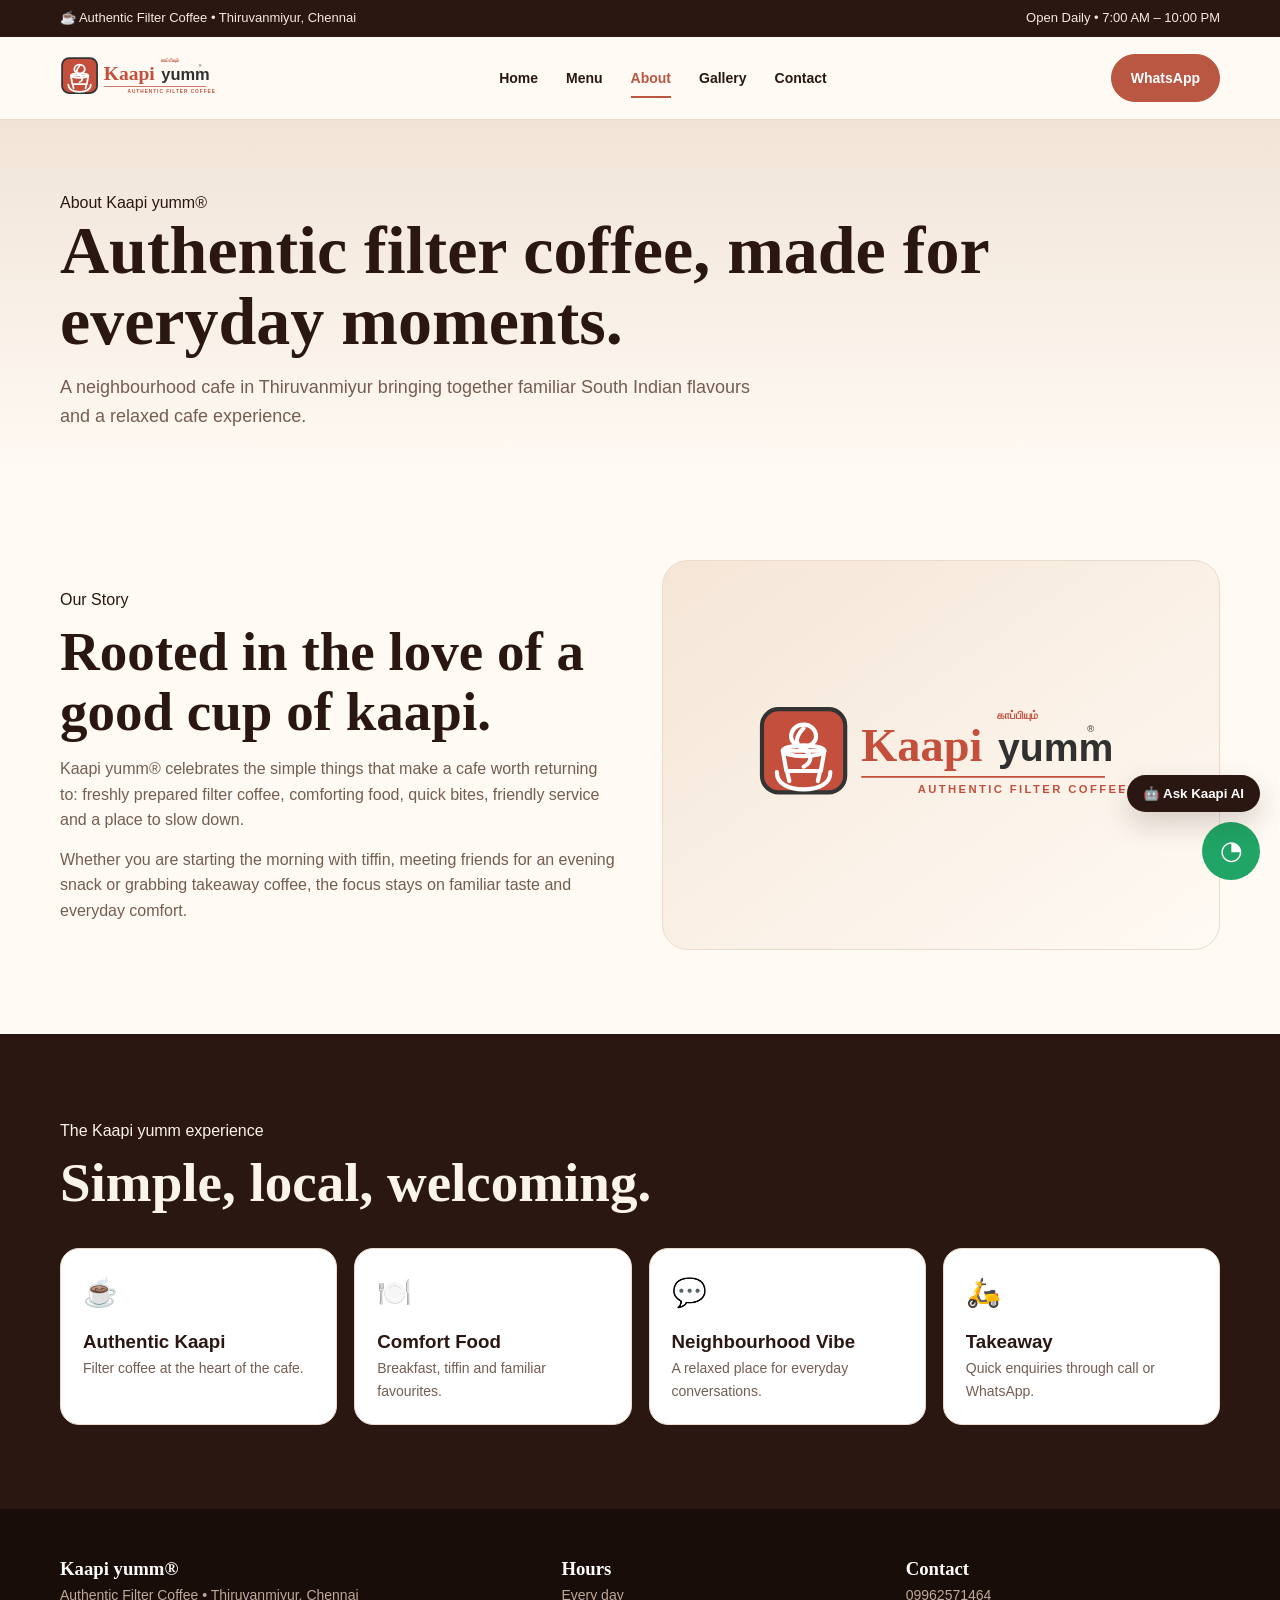
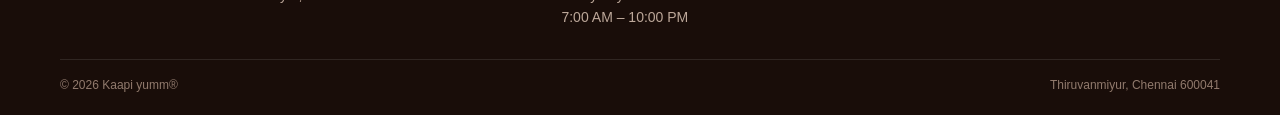
<file: about.html>
<!doctype html><html lang="en"><head><meta charset="utf-8"><meta name="viewport" content="width=device-width,initial-scale=1"><title>About | Kaapi yumm®</title><meta name="description" content="About Kaapi yumm® in Thiruvanmiyur, Chennai."><link rel="stylesheet" href="css/style.css"></head><body><div class="topbar"><div class="container"><span>☕ Authentic Filter Coffee • Thiruvanmiyur, Chennai</span><span>Open Daily • 7:00 AM – 10:00 PM</span></div></div><header class="navbar"><div class="container nav-wrap"><a class="brand" href="index.html"><img src="assets/kaapi-yumm-logo.svg" alt="Kaapi yumm® logo"></a><nav><ul class="nav-links"><li><a href="index.html">Home</a></li><li><a href="menu.html">Menu</a></li><li><a class="active" href="about.html">About</a></li><li><a href="gallery.html">Gallery</a></li><li><a href="contact.html">Contact</a></li></ul></nav><div class="nav-cta"><a class="btn btn-primary" href="https://wa.me/919962571464" target="_blank" rel="noreferrer">WhatsApp</a><button class="menu-toggle" aria-label="Open menu">☰</button></div></div></header><main><section class="page-hero"><div class="container"><span class="section-kicker">About Kaapi yumm®</span><h1>Authentic filter coffee, made for everyday moments.</h1><p>A neighbourhood cafe in Thiruvanmiyur bringing together familiar South Indian flavours and a relaxed cafe experience.</p></div></section><section class="section"><div class="container about-grid"><div><span class="section-kicker">Our Story</span><h2>Rooted in the love of a good cup of kaapi.</h2><p class="copy">Kaapi yumm® celebrates the simple things that make a cafe worth returning to: freshly prepared filter coffee, comforting food, quick bites, friendly service and a place to slow down.</p><p class="copy" style="margin-top:14px">Whether you are starting the morning with tiffin, meeting friends for an evening snack or grabbing takeaway coffee, the focus stays on familiar taste and everyday comfort.</p></div><div class="photo logo-photo"><img src="assets/kaapi-yumm-logo.svg" alt="Kaapi yumm® logo"></div></div></section><section class="section dark"><div class="container"><div class="section-head"><span class="eyebrow">The Kaapi yumm experience</span><h2>Simple, local, welcoming.</h2></div><div class="cards-4"><div class="info-card"><div class="icon">☕</div><h3>Authentic Kaapi</h3><p>Filter coffee at the heart of the cafe.</p></div><div class="info-card"><div class="icon">🍽️</div><h3>Comfort Food</h3><p>Breakfast, tiffin and familiar favourites.</p></div><div class="info-card"><div class="icon">💬</div><h3>Neighbourhood Vibe</h3><p>A relaxed place for everyday conversations.</p></div><div class="info-card"><div class="icon">🛵</div><h3>Takeaway</h3><p>Quick enquiries through call or WhatsApp.</p></div></div></div></section></main><footer class="footer"><div class="container"><div class="footer-grid"><div><h3>Kaapi yumm®</h3><p>Authentic Filter Coffee • Thiruvanmiyur, Chennai</p></div><div><h3>Hours</h3><p>Every day<br>7:00 AM – 10:00 PM</p></div><div><h3>Contact</h3><p><a href="tel:+919962571464">09962571464</a></p></div></div><div class="footer-bottom"><span>© 2026 Kaapi yumm®</span><span>Thiruvanmiyur, Chennai 600041</span></div></div></footer><a class="whatsapp" href="https://wa.me/919962571464" target="_blank" rel="noreferrer" aria-label="WhatsApp">◔</a><script src="js/script.js"></script></body></html>
</file>
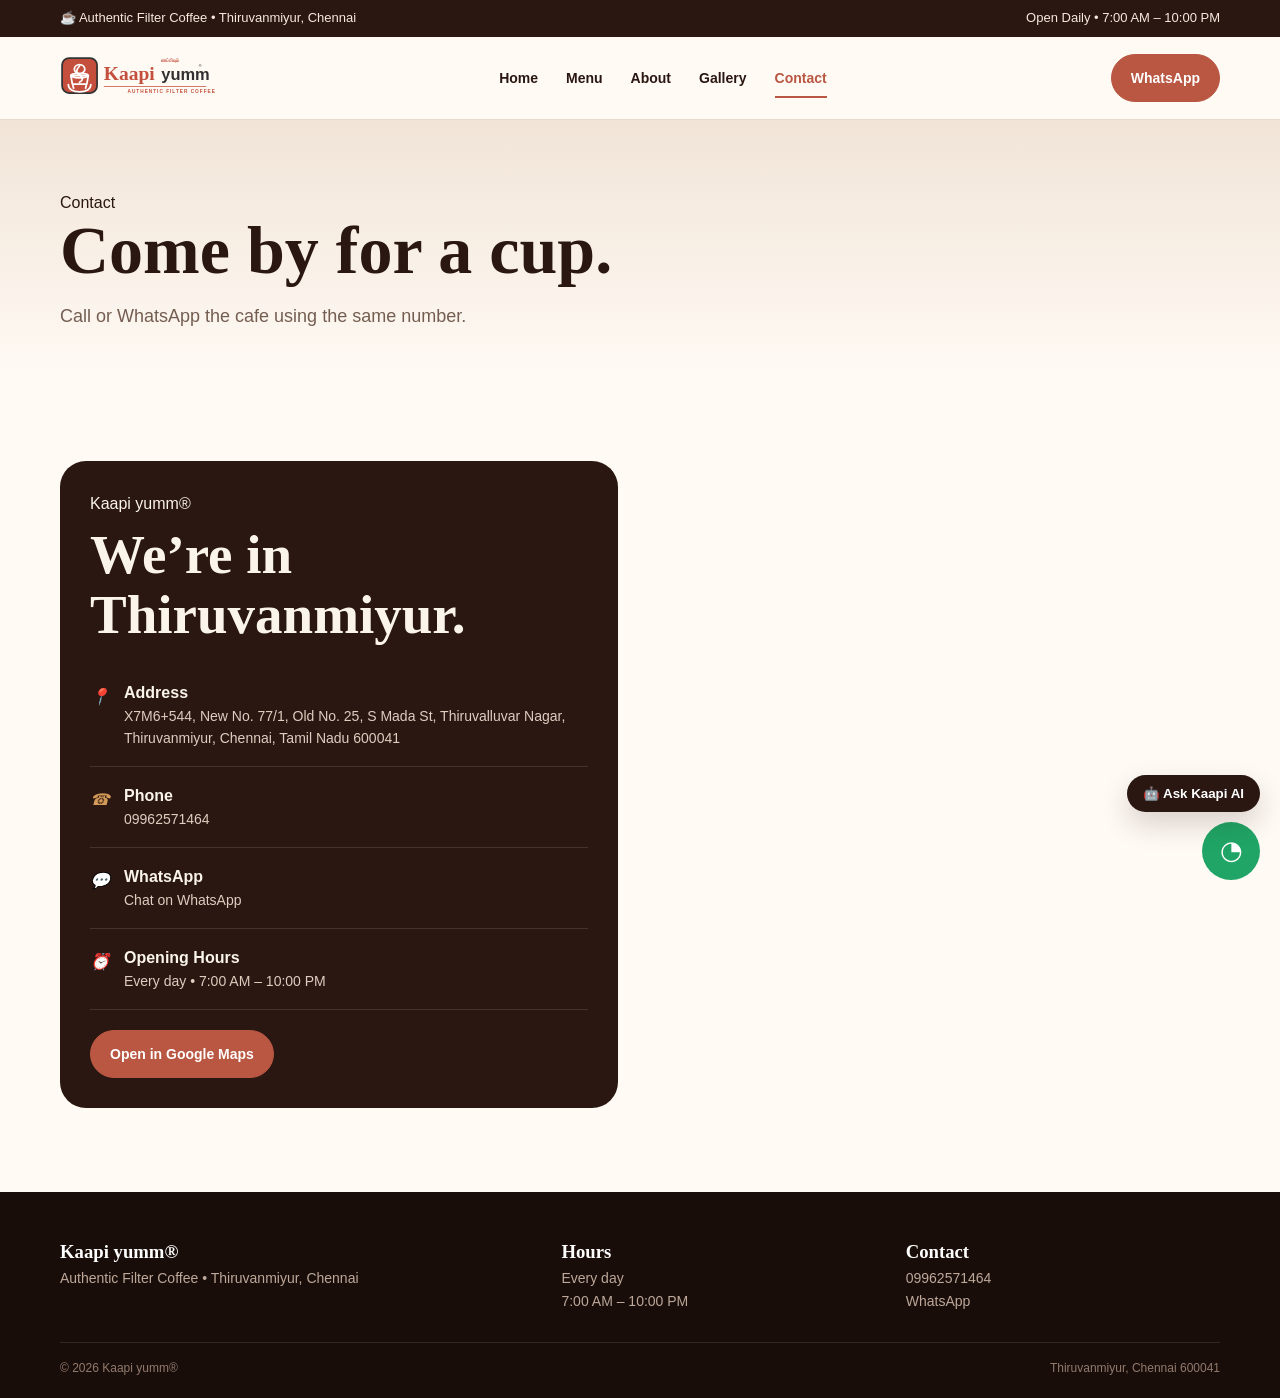
<file: contact.html>
<!doctype html><html lang="en"><head><meta charset="utf-8"><meta name="viewport" content="width=device-width,initial-scale=1"><title>Contact | Kaapi yumm®</title><meta name="description" content="Contact Kaapi yumm® in Thiruvanmiyur, Chennai."><link rel="stylesheet" href="css/style.css"></head><body><div class="topbar"><div class="container"><span>☕ Authentic Filter Coffee • Thiruvanmiyur, Chennai</span><span>Open Daily • 7:00 AM – 10:00 PM</span></div></div><header class="navbar"><div class="container nav-wrap"><a class="brand" href="index.html"><img src="assets/kaapi-yumm-logo.svg" alt="Kaapi yumm® logo"></a><nav><ul class="nav-links"><li><a href="index.html">Home</a></li><li><a href="menu.html">Menu</a></li><li><a href="about.html">About</a></li><li><a href="gallery.html">Gallery</a></li><li><a class="active" href="contact.html">Contact</a></li></ul></nav><div class="nav-cta"><a class="btn btn-primary" href="https://wa.me/919962571464" target="_blank" rel="noreferrer">WhatsApp</a><button class="menu-toggle" aria-label="Open menu">☰</button></div></div></header><main><section class="page-hero"><div class="container"><span class="section-kicker">Contact</span><h1>Come by for a cup.</h1><p>Call or WhatsApp the cafe using the same number.</p></div></section><section class="section"><div class="container contact-grid"><div class="contact-card"><span class="section-kicker">Kaapi yumm®</span><h2 style="font-family:Georgia,serif;margin:8px 0 18px">We’re in Thiruvanmiyur.</h2><div class="contact-item"><i>📍</i><div><h4>Address</h4><p>X7M6+544, New No. 77/1, Old No. 25, S Mada St, Thiruvalluvar Nagar, Thiruvanmiyur, Chennai, Tamil Nadu 600041</p></div></div><div class="contact-item"><i>☎</i><div><h4>Phone</h4><p><a href="tel:+919962571464">09962571464</a></p></div></div><div class="contact-item"><i>💬</i><div><h4>WhatsApp</h4><p><a href="https://wa.me/919962571464" target="_blank" rel="noreferrer">Chat on WhatsApp</a></p></div></div><div class="contact-item"><i>⏰</i><div><h4>Opening Hours</h4><p>Every day • 7:00 AM – 10:00 PM</p></div></div><a class="btn btn-primary" style="margin-top:20px" href="https://www.google.com/maps/search/?api=1&query=X7M6%2B544%2C%2077%2F1%2C%20S%20Mada%20St%2C%20Thiruvanmiyur%2C%20Chennai%2C%20Tamil%20Nadu%20600041" target="_blank" rel="noreferrer">Open in Google Maps</a></div><iframe class="map-frame" loading="lazy" src="https://www.google.com/maps?q=77%2F1%20S%20Mada%20St%2C%20Thiruvanmiyur%2C%20Chennai%2C%20Tamil%20Nadu%20600041&output=embed" title="Kaapi yumm map"></iframe></div></section></main><footer class="footer"><div class="container"><div class="footer-grid"><div><h3>Kaapi yumm®</h3><p>Authentic Filter Coffee • Thiruvanmiyur, Chennai</p></div><div><h3>Hours</h3><p>Every day<br>7:00 AM – 10:00 PM</p></div><div><h3>Contact</h3><p><a href="tel:+919962571464">09962571464</a><br><a href="https://wa.me/919962571464" target="_blank" rel="noreferrer">WhatsApp</a></p></div></div><div class="footer-bottom"><span>© 2026 Kaapi yumm®</span><span>Thiruvanmiyur, Chennai 600041</span></div></div></footer><a class="whatsapp" href="https://wa.me/919962571464" target="_blank" rel="noreferrer" aria-label="WhatsApp">◔</a><script src="js/script.js"></script></body></html>
</file>
<file: css/style.css>
:root{--coffee:#2a1712;--cream:#fbf4ea;--paper:#fffaf4;--red:#b95743;--gold:#d49a58;--muted:#745d51;--line:#eadbcd}*{box-sizing:border-box;margin:0;padding:0}html{scroll-behavior:smooth;scroll-padding-top:92px}body{font-family:Arial,Helvetica,sans-serif;color:var(--coffee);background:var(--paper);line-height:1.6;overflow-x:hidden}a{text-decoration:none;color:inherit}img{max-width:100%;display:block}.container{width:min(1160px,92%);margin:auto}.topbar{background:var(--coffee);color:#f6e9dc;font-size:13px}.topbar .container{display:flex;justify-content:space-between;padding:8px 0}.navbar{position:sticky;top:0;z-index:50;background:rgba(255,250,244,.97);backdrop-filter:blur(12px);border-bottom:1px solid var(--line)}.nav-wrap{min-height:82px;display:flex;align-items:center;justify-content:space-between;gap:25px}.brand img{width:155px;height:58px;object-fit:contain}.nav-links{display:flex;list-style:none;gap:28px;font-weight:700;font-size:14px}.nav-links a{position:relative;padding:4px 0}.nav-links a:hover,.nav-links a.active{color:var(--red)}.nav-links a::after{content:"";position:absolute;left:0;bottom:-8px;width:0;height:2px;background:var(--red);transition:width .25s ease}.nav-links a:hover::after,.nav-links a.active::after{width:100%}.nav-cta{display:flex;gap:10px;align-items:center}.btn{display:inline-flex;align-items:center;justify-content:center;padding:12px 19px;border-radius:999px;font-weight:800;font-size:14px;border:1px solid var(--coffee);transition:transform .25s ease,box-shadow .25s ease,background .25s ease;transform-style:preserve-3d}.btn:hover{transform:perspective(500px) translateY(-3px) rotateX(3deg);box-shadow:0 12px 28px rgba(42,23,18,.18)}.btn-primary{background:var(--red);color:#fff;border-color:var(--red)}.btn-outline:hover{background:var(--coffee);color:#fff}.btn-light{background:#fff;color:var(--coffee);border-color:#fff}.btn-light:hover{background:var(--cream)}.menu-toggle{display:none;background:none;border:0;font-size:25px}.hero-slider{position:relative;overflow:hidden;background:var(--coffee);color:var(--cream);height:min(720px,calc(100vh - 90px));min-height:590px;perspective:1400px}.slider-track{height:100%;position:relative}.hero-slide{position:absolute;inset:0;opacity:0;visibility:hidden;transform:scale(1.02);transition:opacity .7s ease,transform 1s ease,visibility .7s}.hero-slide.is-active{opacity:1;visibility:visible;transform:scale(1)}.hero-slide>img{width:100%;height:100%;object-fit:cover;transition:transform 6s cubic-bezier(.2,.7,.2,1)}.hero-slide.is-active>img{transform:scale(1.04)}.hero-slide-overlay{position:absolute;inset:0;background:linear-gradient(90deg,rgba(30,14,9,.88) 0%,rgba(30,14,9,.66) 42%,rgba(30,14,9,.18) 78%,rgba(30,14,9,.28) 100%);display:flex;align-items:center}.hero-slide-content{padding-top:20px;position:relative;z-index:3}.hero-slide-content>*{opacity:0;transform:translateY(22px);transition:opacity .65s ease,transform .65s ease}.hero-slide.is-active .hero-slide-content>*{opacity:1;transform:translateY(0)}.hero-slide.is-active .hero-slide-content .eyebrow{transition-delay:.1s}.hero-slide.is-active .hero-slide-content h1,.hero-slide.is-active .hero-slide-content h2{transition-delay:.18s}.hero-slide.is-active .hero-slide-content p{transition-delay:.28s}.hero-slide.is-active .hero-slide-content .hero-actions{transition-delay:.38s}.hero-slide h1,.hero-slide h2{font-family:Georgia,serif;font-size:clamp(48px,6.2vw,78px);line-height:1.02;margin:14px 0 20px;max-width:760px}.hero-slide h1 span,.hero-slide h2 span{color:var(--gold)}.hero-slide p{font-size:18px;color:#ead9ca;max-width:620px}.hero-actions{display:flex;gap:12px;flex-wrap:wrap;margin-top:28px}.slider-arrow{position:absolute;top:50%;transform:translateY(-50%);z-index:4;width:48px;height:48px;border-radius:50%;border:1px solid rgba(255,255,255,.45);background:rgba(0,0,0,.25);color:#fff;font-size:38px;line-height:35px;cursor:pointer;backdrop-filter:blur(8px);transition:background .25s ease,transform .25s ease}.slider-arrow:hover{background:rgba(0,0,0,.5);transform:translateY(-50%) scale(1.06)}.slider-prev{left:24px}.slider-next{right:24px}.slider-dots{position:absolute;z-index:5;left:50%;bottom:28px;transform:translateX(-50%);display:flex;gap:9px}.slider-dot{width:10px;height:10px;border-radius:50%;border:1px solid #fff;background:rgba(255,255,255,.45);padding:0;cursor:pointer;transition:all .3s ease}.slider-dot.is-active{width:28px;border-radius:10px;background:#fff}.section{padding:84px 0;scroll-margin-top:92px;perspective:1400px}.section-head{max-width:720px;margin-bottom:34px}.section h2{font-family:Georgia,serif;font-size:clamp(34px,4.5vw,55px);line-height:1.1;margin:9px 0 13px}.section-head p,.copy{color:var(--muted)}.intro-grid,.contact-grid,.about-grid{display:grid;grid-template-columns:1fr 1fr;gap:44px;align-items:center}.feature-list{display:grid;grid-template-columns:repeat(2,1fr);gap:15px;margin-top:25px}.feature{padding:20px;background:var(--cream);border:1px solid var(--line);border-radius:17px;transition:transform .4s ease,box-shadow .4s ease;transform-style:preserve-3d}.feature:hover{transform:perspective(900px) rotateX(4deg) rotateY(-5deg) translateY(-8px);box-shadow:18px 20px 40px rgba(42,23,18,.12)}.image-card,.photo{overflow:hidden;border-radius:26px;transform-style:preserve-3d}.image-card img,.photo img{border-radius:26px;width:100%;min-height:390px;object-fit:cover;transition:transform .7s ease}.image-card:hover img,.photo:hover img{transform:scale(1.04) translateZ(8px)}.logo-photo{display:grid;place-items:center;min-height:390px;padding:32px;background:linear-gradient(145deg,#f5e6d7,#fffaf4);border:1px solid var(--line);transform-style:preserve-3d;transition:transform .6s ease,box-shadow .6s ease}.logo-photo:hover{transform:perspective(900px) rotateY(-8deg) rotateX(4deg) translateY(-8px);box-shadow:25px 30px 50px rgba(42,23,18,.16)}.logo-photo img{min-height:auto;max-width:75%;object-fit:contain!important;transform:translateZ(35px)}.dark{background:var(--coffee);color:var(--cream)}.dark .section-head p{color:#d8c6b9}.cards-4{display:grid;grid-template-columns:repeat(4,1fr);gap:17px}.info-card{background:#fff;border:1px solid var(--line);border-radius:19px;padding:22px;color:var(--coffee);transition:transform .4s ease,box-shadow .4s ease;transform-style:preserve-3d}.info-card:hover{transform:perspective(800px) rotateX(5deg) rotateY(-5deg) translateY(-8px);box-shadow:0 22px 40px rgba(0,0,0,.16)}.info-card .icon{font-size:28px;margin-bottom:12px;transition:transform .3s ease}.info-card:hover .icon{transform:translateZ(22px) scale(1.12) rotate(-3deg)}.info-card p{font-size:14px;color:var(--muted)}.menu-grid{display:grid;grid-template-columns:repeat(3,1fr);gap:24px;perspective:1400px}.menu-card{background:#fff;border:1px solid var(--line);border-radius:20px;overflow:hidden;transition:transform .5s cubic-bezier(.2,.8,.2,1),box-shadow .5s ease;transform-style:preserve-3d;box-shadow:0 5px 0 rgba(42,23,18,.03)}.menu-card:hover{transform:perspective(1100px) rotateX(5deg) rotateY(-5deg) translateY(-12px) translateZ(8px);box-shadow:20px 25px 45px rgba(42,23,18,.17)}.menu-card-media{overflow:hidden;transform:translateZ(4px)}.menu-card-media img{width:100%;height:210px;object-fit:cover;transition:transform .6s ease}.menu-card:hover .menu-card-media img{transform:scale(1.08)}.menu-card-body{padding:18px;transform:translateZ(10px)}.menu-card-top{display:flex;justify-content:space-between;gap:10px}.menu-card-tag{display:inline-block;color:var(--red);font-size:11px;font-weight:900;letter-spacing:.13em;text-transform:uppercase;margin-top:7px}.menu-card-body p{color:var(--muted);font-size:14px;margin-top:7px}.menu-filters{display:flex;gap:10px;flex-wrap:wrap;margin-bottom:24px}.filter-btn{border:1px solid var(--line);background:white;padding:10px 16px;border-radius:999px;font-weight:800;transition:transform .2s ease;transform-style:preserve-3d}.filter-btn:hover{transform:perspective(500px) translateY(-3px) rotateX(4deg)}.filter-btn.active{background:var(--red);color:white;border-color:var(--red)}.gallery-grid{display:grid;grid-template-columns:repeat(3,minmax(0,1fr));grid-auto-rows:260px;gap:24px;align-items:stretch;perspective:1500px}.gallery-grid img,.gallery-brand-card{width:100%;height:100%;min-width:0;border-radius:18px;overflow:hidden}.gallery-grid img{object-fit:cover;transition:transform .55s cubic-bezier(.2,.8,.2,1),filter .45s ease,box-shadow .55s ease;transform-style:preserve-3d}.gallery-grid img:hover{transform:perspective(1000px) rotateX(4deg) rotateY(-5deg) translateY(-10px) scale(1.025);filter:saturate(1.08);box-shadow:18px 25px 40px rgba(0,0,0,.28)}.gallery-brand-card{display:grid;place-items:center;background:#fff7ef;padding:28px;transition:transform .55s ease,box-shadow .55s ease;transform-style:preserve-3d}.gallery-brand-card:hover{transform:perspective(1000px) rotateX(4deg) rotateY(6deg) translateY(-10px);box-shadow:-18px 25px 40px rgba(0,0,0,.25)}.gallery-brand-card img{width:90%;height:auto;max-height:100%;object-fit:contain;transform:translateZ(35px)}.page-hero{padding:70px 0 46px;background:linear-gradient(180deg,#f1e4d7,transparent)}.page-hero h1{font-family:Georgia,serif;font-size:clamp(44px,6vw,68px);line-height:1.04}.page-hero p{max-width:700px;color:var(--muted);font-size:18px;margin-top:16px}.contact-card{background:var(--coffee);color:var(--cream);padding:30px;border-radius:26px;transform-style:preserve-3d;transition:transform .55s ease,box-shadow .55s ease}.contact-card:hover{transform:perspective(1100px) rotateY(-4deg) rotateX(2deg) translateY(-7px);box-shadow:25px 25px 45px rgba(42,23,18,.22)}.contact-item{display:flex;gap:14px;padding:16px 0;border-bottom:1px solid rgba(255,255,255,.12)}.contact-item i{color:var(--gold);padding-top:4px;transform:translateZ(15px)}.contact-item p,.contact-item a{color:#dfcdbf;font-size:14px}.map-frame{width:100%;min-height:390px;border:0;border-radius:24px;transition:transform .55s ease,box-shadow .55s ease}.map-frame:hover{transform:perspective(1100px) rotateY(3deg) translateY(-5px);box-shadow:-15px 20px 40px rgba(42,23,18,.16)}.footer{background:#190d09;color:#e5d5c8;padding:45px 0 20px}.footer-grid{display:grid;grid-template-columns:1.5fr 1fr 1fr;gap:30px}.footer-logo{width:190px;height:auto;margin-bottom:10px}.footer h3{font-family:Georgia,serif;color:#fff}.footer p{font-size:14px;color:#bda89a}.footer-bottom{border-top:1px solid rgba(255,255,255,.1);margin-top:30px;padding-top:16px;display:flex;justify-content:space-between;font-size:12px;color:#917a6d}.whatsapp{position:fixed;right:20px;bottom:20px;z-index:60;width:58px;height:58px;border-radius:50%;display:grid;place-items:center;background:#20a566;color:#fff;font-size:26px;animation:softPulse 3s ease-in-out infinite;transform-style:preserve-3d}.whatsapp:hover{transform:perspective(500px) rotateY(18deg) translateY(-4px)}.kaapi-ai-toggle{position:fixed;right:20px;bottom:88px;z-index:61;border:0;border-radius:999px;background:var(--coffee);color:#fff;padding:11px 16px;font-weight:900;cursor:pointer;box-shadow:0 12px 28px rgba(42,23,18,.18);transform-style:preserve-3d;transition:transform .3s ease,box-shadow .3s ease}.kaapi-ai-toggle:hover{transform:perspective(500px) rotateY(-8deg) translateY(-4px);box-shadow:0 18px 32px rgba(42,23,18,.25)}.kaapi-ai-panel{position:fixed;right:20px;bottom:158px;z-index:62;width:min(360px,calc(100vw - 32px));background:#fffaf4;border:1px solid var(--line);border-radius:22px;box-shadow:0 20px 50px rgba(42,23,18,.18);overflow:hidden;opacity:0;visibility:hidden;transform:translateY(14px) scale(.98);transition:opacity .25s ease,transform .25s ease,visibility .25s}.kaapi-ai-panel.open{opacity:1;visibility:visible;transform:translateY(0) scale(1)}.kaapi-ai-head{background:var(--coffee);color:#fff;padding:16px 18px;display:flex;justify-content:space-between;align-items:center}.kaapi-ai-head strong{font-size:15px}.kaapi-ai-close{border:0;background:transparent;color:#fff;font-size:22px;cursor:pointer}.kaapi-ai-messages{padding:15px;height:280px;overflow:auto;display:flex;flex-direction:column;gap:10px}.kaapi-ai-msg{max-width:86%;padding:10px 12px;border-radius:14px;font-size:13px;line-height:1.5;white-space:pre-line}.kaapi-ai-msg.bot{align-self:flex-start;background:#f0e2d5;color:var(--coffee)}.kaapi-ai-msg.user{align-self:flex-end;background:var(--red);color:#fff}.kaapi-ai-chips{display:flex;gap:7px;flex-wrap:wrap;padding:0 15px 12px}.kaapi-ai-chip{border:1px solid var(--line);background:#fff;padding:7px 10px;border-radius:999px;font-size:12px;font-weight:800;cursor:pointer}.kaapi-ai-input{display:flex;border-top:1px solid var(--line);background:#fff;padding:10px;gap:8px}.kaapi-ai-input input{flex:1;min-width:0;border:1px solid var(--line);border-radius:999px;padding:10px 13px;outline:none}.kaapi-ai-input button{border:0;border-radius:999px;padding:0 15px;background:var(--red);color:#fff;font-weight:900;cursor:pointer}.kaapi-3d{position:absolute;z-index:2;right:5%;top:8%;width:min(43vw,560px);height:84%;pointer-events:auto;filter:drop-shadow(0 30px 30px rgba(0,0,0,.25));transform-style:preserve-3d}.kaapi-3d canvas{width:100%!important;height:100%!important;display:block}.hero-slider:after{content:"";position:absolute;right:12%;bottom:7%;width:360px;height:90px;background:radial-gradient(ellipse,rgba(0,0,0,.35),transparent 70%);filter:blur(12px);z-index:1;pointer-events:none}@keyframes softPulse{0%,100%{box-shadow:0 0 0 0 rgba(32,165,102,.24)}50%{box-shadow:0 0 0 9px rgba(32,165,102,0)}}@keyframes navIn{from{opacity:0;transform:translateY(-12px)}to{opacity:1;transform:translateY(0)}}@media(prefers-reduced-motion:reduce){*,*::before,*::after{animation-duration:.01ms!important;transition-duration:.01ms!important;scroll-behavior:auto!important}.kaapi-3d{display:none}}@media(max-width:950px){.nav-links{display:none;position:absolute;top:82px;left:4%;right:4%;background:#fff;border:1px solid var(--line);border-radius:17px;padding:17px;flex-direction:column;gap:8px}.nav-links.open{display:flex}.menu-toggle{display:block}.nav-cta .btn-outline{display:none}.intro-grid,.contact-grid,.about-grid{grid-template-columns:1fr}.cards-4{grid-template-columns:repeat(2,1fr)}.menu-grid{grid-template-columns:repeat(2,1fr)}.gallery-grid{grid-template-columns:repeat(2,minmax(0,1fr));grid-auto-rows:245px}.kaapi-3d{width:45vw;height:60%;right:0;top:8%;opacity:.75}.hero-slide-content{max-width:70%}}@media(max-width:620px){.topbar .container{justify-content:center}.topbar .container span:last-child{display:none}.nav-wrap{min-height:72px}.brand img{width:125px}.nav-links{top:72px}.hero-slider{height:calc(100vh - 72px);min-height:600px}.hero-slide-overlay{background:linear-gradient(90deg,rgba(30,14,9,.9),rgba(30,14,9,.68))}.hero-slide h1,.hero-slide h2{font-size:47px}.hero-slide p{font-size:16px}.slider-arrow{width:40px;height:40px;font-size:31px}.slider-prev{left:12px}.slider-next{right:12px}.slider-dots{bottom:20px}.section{padding:62px 0}.feature-list,.cards-4,.menu-grid,.gallery-grid,.footer-grid{grid-template-columns:1fr}.gallery-grid{grid-auto-rows:245px}.footer-bottom{flex-direction:column;gap:7px}.logo-photo{min-height:300px}.kaapi-3d{width:78vw;height:42%;right:-8%;top:2%;opacity:.55}.hero-slide-content{max-width:100%;padding-top:150px}.hero-slider:after{right:2%;bottom:18%;width:280px}.kaapi-ai-toggle{right:16px;bottom:84px}.kaapi-ai-panel{right:16px;bottom:150px}.kaapi-ai-messages{height:250px}}
</file>
